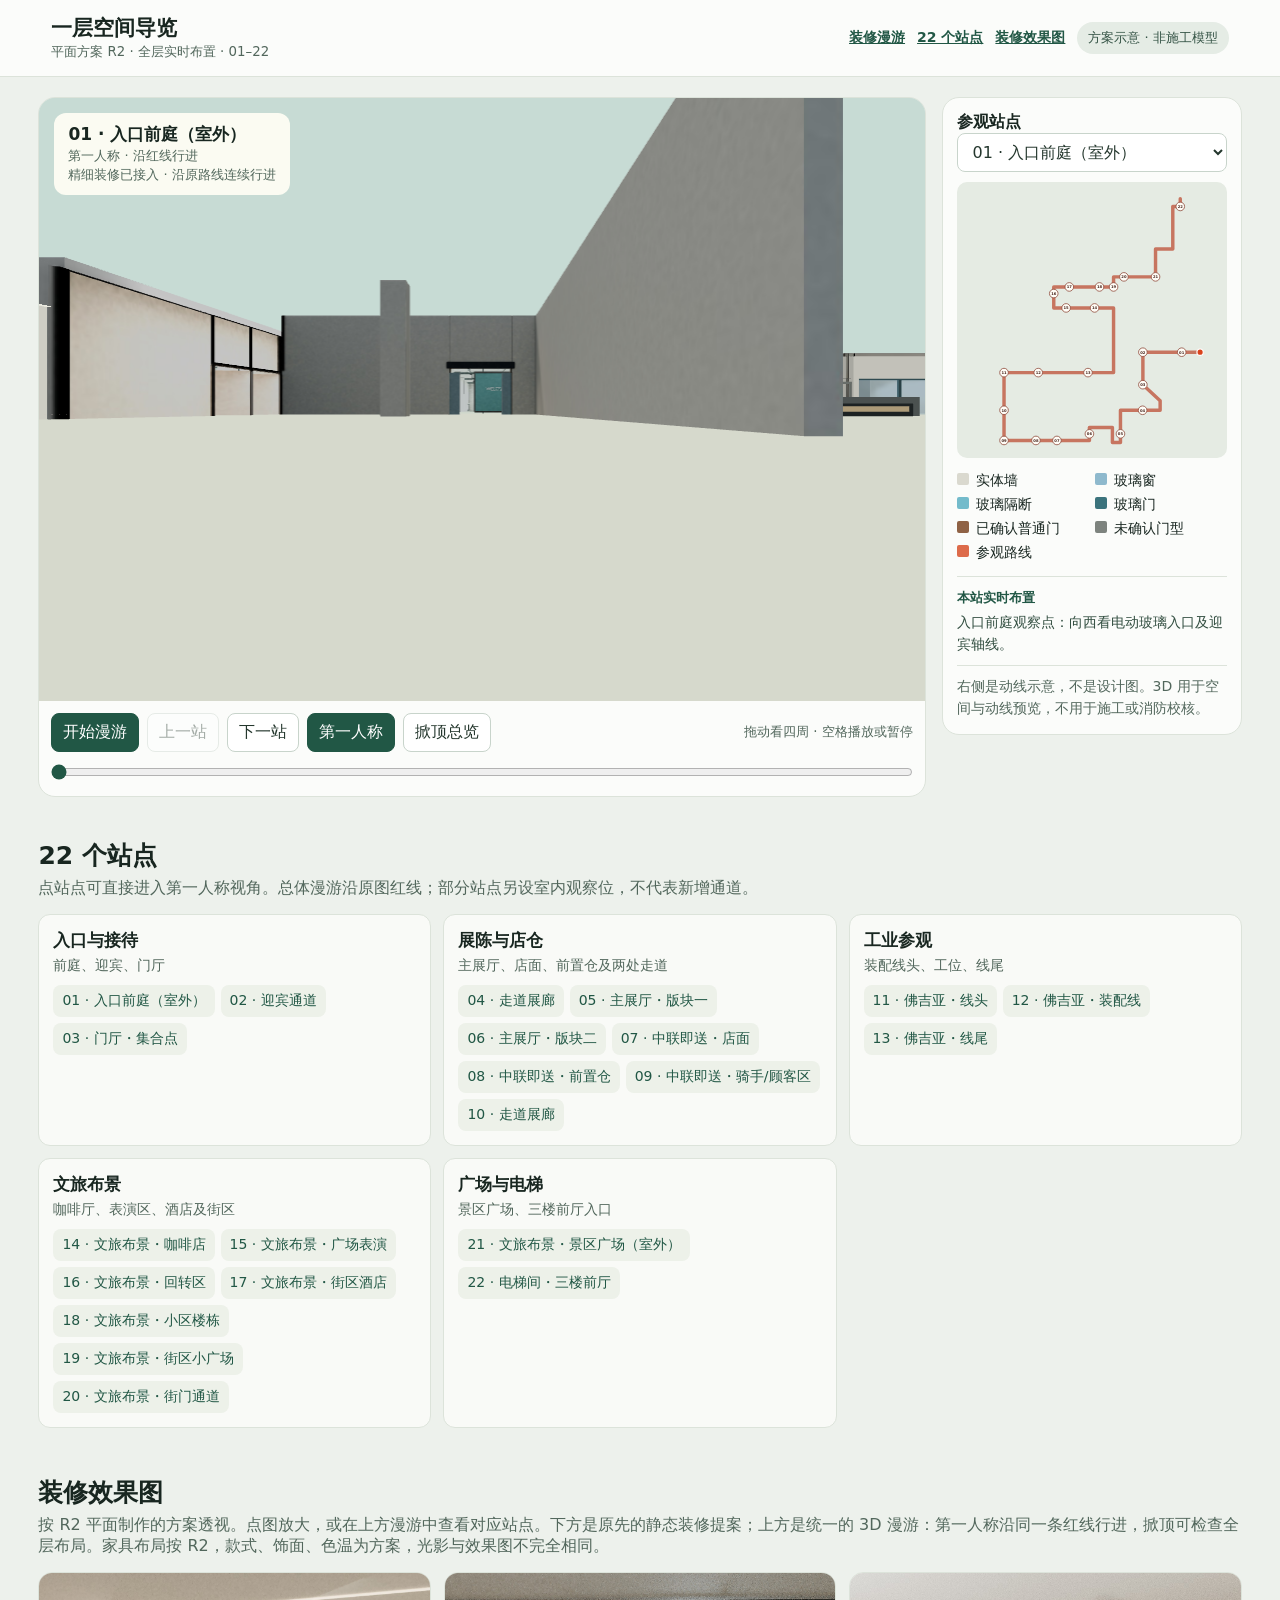
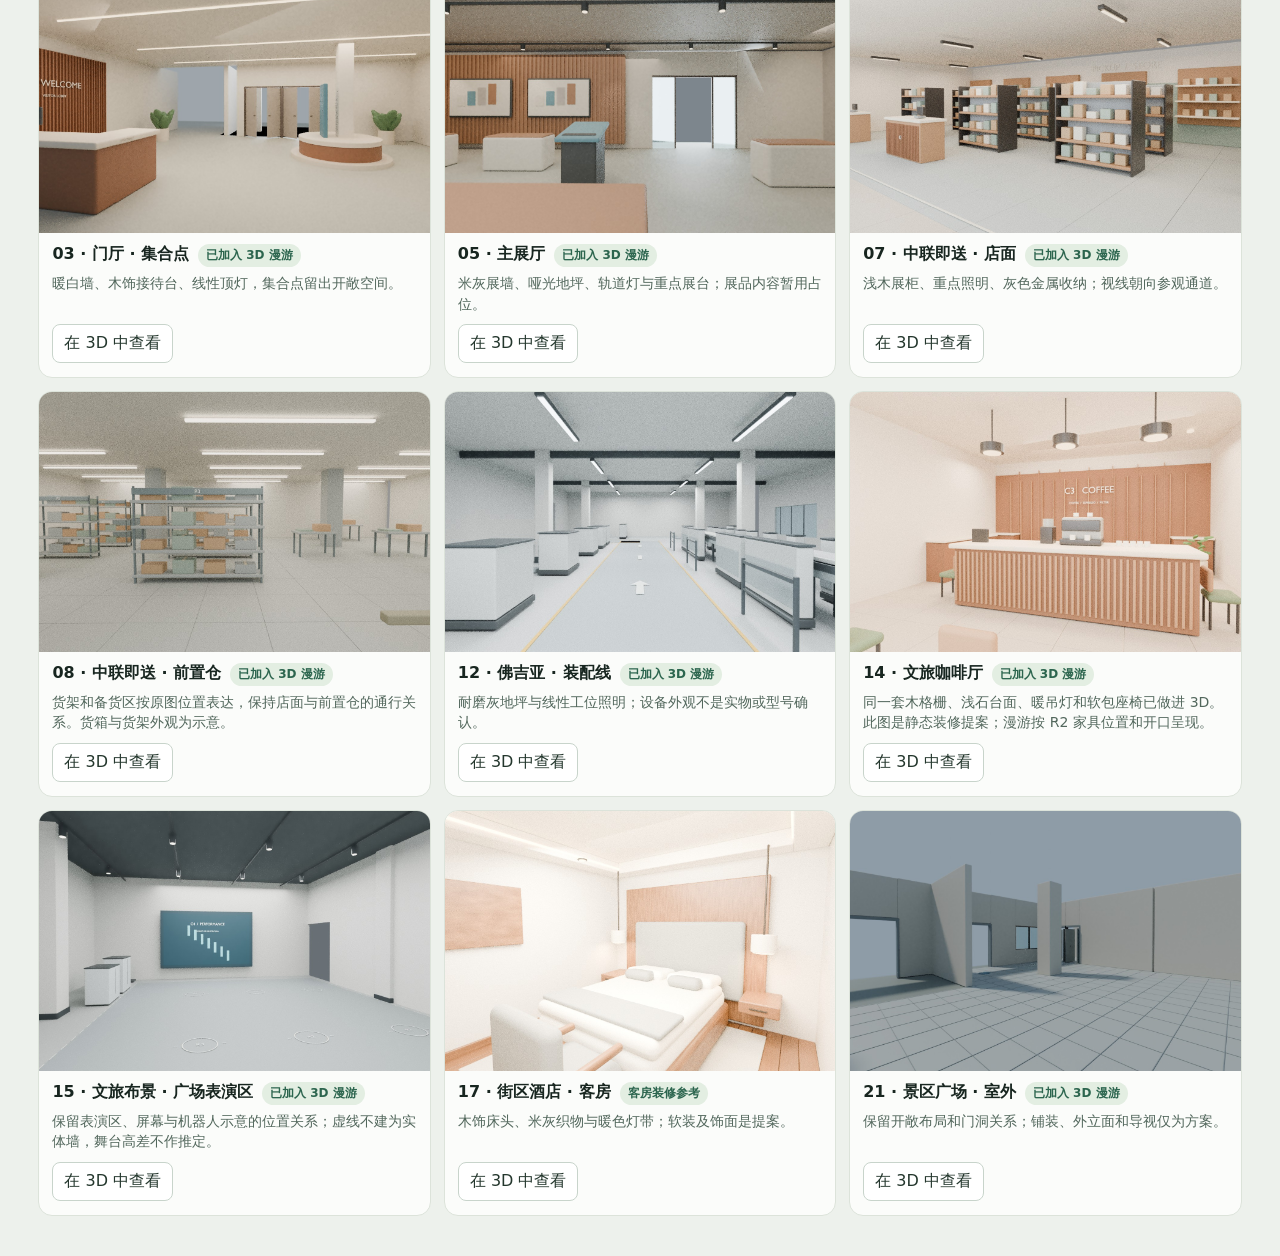
<file: index.html>
<!doctype html><html lang="zh-CN"><head><meta charset="utf-8"><meta name="viewport" content="width=device-width,initial-scale=1"><title>一层空间 · 3D 动线导览</title><style>
:root{font-family:system-ui,"Microsoft YaHei",sans-serif;color:#182620;background:#edf1ec;--green:#215745;--line:#dce3da}*{box-sizing:border-box}body{margin:0}header{min-height:72px;padding:14px 4vw;display:flex;align-items:center;justify-content:space-between;background:#fbfcfa;border-bottom:1px solid var(--line);gap:12px}header a{color:inherit} .headlinks{display:flex;align-items:center;gap:12px} .headlinks a{font-weight:650;font-size:14px;color:var(--green);white-space:nowrap}header strong{font-size:21px}small{display:block;color:#52675c;line-height:1.5}main{max-width:1650px;margin:auto;padding:20px 3vw;display:grid;grid-template-columns:minmax(0,1fr) 300px;gap:16px}.stage,aside{background:#fbfcfa;border:1px solid var(--line);border-radius:17px;overflow:hidden}.scene{position:relative;height:clamp(360px,67vh,720px);background:#cbded9}canvas{width:100%;height:100%;display:block;touch-action:none;cursor:grab}canvas:active{cursor:grabbing}.hud{pointer-events:none;position:absolute;top:15px;left:15px;background:#fffef5eb;border-radius:12px;padding:10px 14px}.hud b{font-size:17px}.hud small{font-size:13px}.controls{display:flex;align-items:center;gap:8px;flex-wrap:wrap;padding:12px}button,select{font:inherit;color:#24372d;background:white;border:1px solid #c8d4cb;padding:8px 11px;border-radius:8px;cursor:pointer}button[aria-pressed=true],#play{background:var(--green);border-color:var(--green);color:white}button:disabled{opacity:.4;cursor:default}input{width:100%;accent-color:var(--green)}aside{padding:14px;align-self:start}.map{position:relative;height:276px;background:#e5ebe3;border-radius:10px;overflow:hidden;margin:10px 0 14px}.map img{width:100%;height:100%;object-fit:contain}.map svg{height:100%;width:100%;position:absolute;inset:0;pointer-events:none}select{width:100%}.legend{display:grid;grid-template-columns:1fr 1fr;gap:6px;font-size:14px;margin:14px 0}.legend span:before{content:"";background:var(--c);width:12px;height:12px;display:inline-block;margin-right:7px;border-radius:2px}.audit{margin-top:13px;border-top:1px solid var(--line);padding-top:12px}.audit h2{font-size:16px;margin:0 0 7px}.audit p{font-size:14px;line-height:1.55;color:#324e40;margin:5px 0 10px}.audit b{display:block;color:var(--green);font-size:13px}.audit .status{color:#6c4424;background:#fbf1e4;border-radius:8px;padding:9px;margin-top:8px}.audit a{display:block;color:var(--green);font-size:14px;font-weight:600;margin:9px 0}.audit img{display:block;width:100%;border:1px solid var(--line);border-radius:8px;background:#eee}.audit summary{cursor:pointer;color:var(--green);font-weight:600;font-size:14px;margin-bottom:8px}.help{font-size:14px;color:#52675c;line-height:1.55;border-top:1px solid var(--line);padding-top:10px}.warn{display:none;position:absolute;inset:42% 10px auto;text-align:center;background:white;padding:13px;z-index:3}.kbd{margin-left:auto}.stage input{margin:0}.progress{padding:0 12px 12px}.badge{background:#e5ece5;color:#355446;border-radius:999px;padding:7px 11px;white-space:nowrap;font-size:13px}@media(max-width:800px){main{grid-template-columns:1fr;padding:10px}.scene{height:53vh;min-height:330px}.kbd{display:none}.map{height:220px}header strong{font-size:18px}.headlinks{gap:6px;align-items:flex-end;flex-direction:column}}
.finish-gallery{max-width:1650px;margin:0 auto;padding:8px 3vw 40px;scroll-margin-top:10px}.finish-gallery h2{margin:0 0 6px;font-size:25px}.finish-gallery>p{margin:0 0 15px;color:#52675c}.finish-grid{display:grid;grid-template-columns:repeat(3,minmax(0,1fr));gap:13px}.finish-card{margin:0;background:#fbfcfa;border:1px solid var(--line);border-radius:14px;overflow:hidden}.finish-card img{display:block;width:100%;aspect-ratio:1.5;object-fit:cover;background:#dedbd2}.finish-card figcaption{padding:11px 13px 14px}.finish-card .source{display:inline-flex;align-items:center;padding:8px 6px;color:var(--green);margin-left:6px;font-size:14px}.finish-card .fresh{display:inline-block;border-radius:999px;background:#e3eee2;color:#2c654e;font-size:12px;font-weight:600;margin-left:9px;padding:3px 8px}.finish-card b{display:block;font-size:16px}.finish-card p{min-height:2.9em;font-size:14px;line-height:1.45;margin:6px 0 10px;color:#52675c}#localFinish{margin-top:10px;border-top:1px solid var(--line);padding-top:9px}#localFinish a{margin:4px 0}#localFinish img{aspect-ratio:1.5;object-fit:cover}@media(max-width:800px){.finish-grid{grid-template-columns:repeat(2,minmax(0,1fr))}}@media(max-width:470px){.finish-grid{grid-template-columns:1fr}}
.cafe-nav{display:flex;flex-wrap:wrap;align-items:center;gap:.45rem;padding:.64rem .84rem;border-top:1px solid #e6e7de;background:#f6eee4;color:#5b4435}.cafe-nav[hidden]{display:none}.cafe-nav strong{font-size:.875rem;margin-right:.13rem}.cafe-nav button{border-color:#d6bb9d;background:#fff9ef;color:#5b4435}.cafe-nav button[aria-pressed=true]{background:#76563d;color:white;border-color:#76563d}.cafe-nav button:focus-visible{outline:2px solid #81633f;outline-offset:2px}.station-index{padding-top:22px}.station-grid{display:grid;grid-template-columns:repeat(3,minmax(0,1fr));gap:12px}.station-group{background:#f9faf7;border:1px solid var(--line);border-radius:12px;padding:14px}.station-group h3{margin:0;font-size:17px}.station-group p{margin:5px 0 10px;color:#52675c;font-size:14px}.station-choices{display:flex;flex-wrap:wrap;gap:6px}.station-choices a{color:var(--green);background:#edf1e9;border-radius:8px;text-decoration:none;padding:7px 9px;font-size:14px}.station-choices a:hover,.station-choices a:focus-visible{background:#dceae0}.headlinks{flex-wrap:wrap;justify-content:flex-end}@media(max-width:800px){.station-grid{grid-template-columns:repeat(2,minmax(0,1fr))}}@media(max-width:480px){.station-grid{grid-template-columns:1fr}.headlinks .badge{display:none}}.pilot-link{display:inline-flex;font-weight:650;padding:.5rem .65rem;margin:.25rem 0;background:#e4efe4;border-radius:.45rem;color:#215745}.pilot-link[hidden]{display:none}</style></head><body><header><div><strong>一层空间导览</strong><small>平面方案 R2 · 全层实时布置 · 01–22</small></div><div class="headlinks"><a href="#tourScene" id="fullRoam">装修漫游</a><a href="#stationIndex">22 个站点</a><a href="#finishGallery">装修效果图</a><span class="badge">方案示意 · 非施工模型</span></div></header>
<main><section class="stage" id="tourScene" aria-label="3D 场景"><div class="scene"><canvas id="view" aria-label="可拖动视角的三维场景"></canvas><div class="hud"><b id="now"></b><small id="modeTip"></small><small id="detailHint"></small></div><div class="warn" id="warn">当前浏览器无法启动 WebGL，仍可在右侧查看平面路线。</div></div><div class="controls"><button id="play">开始漫游</button><button id="prev">上一站</button><button id="next">下一站</button><button id="walk" aria-pressed="true">第一人称</button><button id="orbit" aria-pressed="false">掀顶总览</button><small class="kbd">拖动看四周 · 空格播放或暂停</small></div><div id="cafeControl" class="cafe-nav" aria-label="咖啡厅室内漫游" hidden><strong>咖啡厅室内</strong></div><div class="progress"><input id="scrub" aria-label="漫游进度" type="range" min="0" max="1000" value="0"></div></section>
<aside><b>参观站点</b><select id="jump" aria-label="选择参观站点"></select><div class="map"><svg id="routeMap" viewBox="0 270 830 960" preserveAspectRatio="xMidYMid meet" role="img" aria-label="参观路线示意，不含原图"><title>参观路线示意</title><g id="routeMarks"></g><circle id="dot" r="11" fill="#da431c" stroke="white" stroke-width="4"/></svg></div><div class="legend"><span style="--c:#dad9cf">实体墙</span><span style="--c:#8eb9cd">玻璃窗</span><span style="--c:#73bbcb">玻璃隔断</span><span style="--c:#3b737c">玻璃门</span><span style="--c:#8f6245">已确认普通门</span><span style="--c:#7d837e">未确认门型</span><span style="--c:#dd6b4a">参观路线</span></div><section class="audit" aria-label="本站实时布置"><b>本站实时布置</b><p id="finishNote"></p></section><div class="help">右侧是动线示意，不是设计图。3D 用于空间与动线预览，不用于施工或消防校核。</div></aside></main><section id="stationIndex" class="finish-gallery station-index" aria-labelledby="stationTitle"><h2 id="stationTitle">22 个站点</h2><p>点站点可直接进入第一人称视角。总体漫游沿原图红线；部分站点另设室内观察位，不代表新增通道。</p><div id="stationGrid" class="station-grid"></div></section><section id="finishGallery"  class="finish-gallery" aria-labelledby="finishTitle"><h2 id="finishTitle">装修效果图</h2><p>按 R2 平面制作的方案透视。点图放大，或在上方漫游中查看对应站点。下方是原先的静态装修提案；上方是统一的 3D 漫游：第一人称沿同一条红线行进，掀顶可检查全层布局。家具布局按 R2，款式、饰面、色温为方案，光影与效果图不完全相同。</p><div id="finishGrid" class="finish-grid"></div></section><script type="module" src="tour.mjs?v=r2-public-20261119-gallery"></script></body></html>
</file>
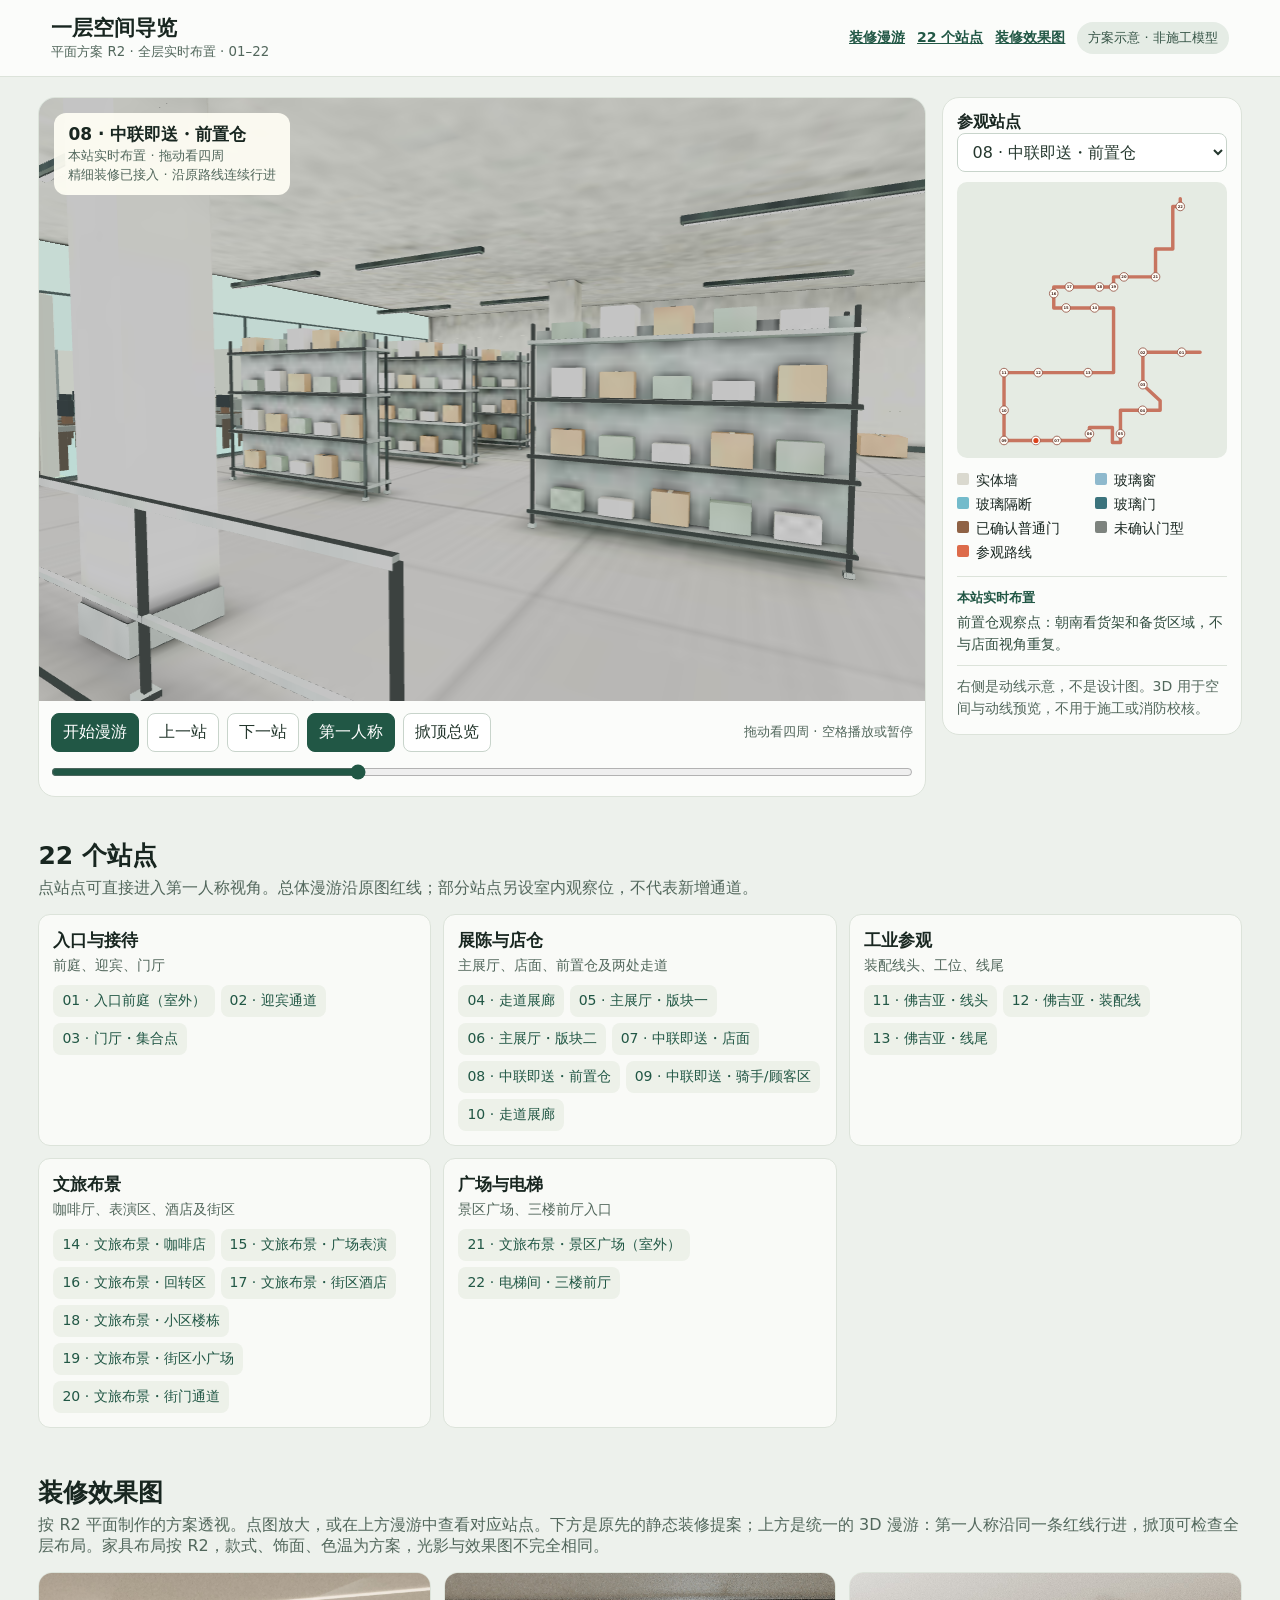
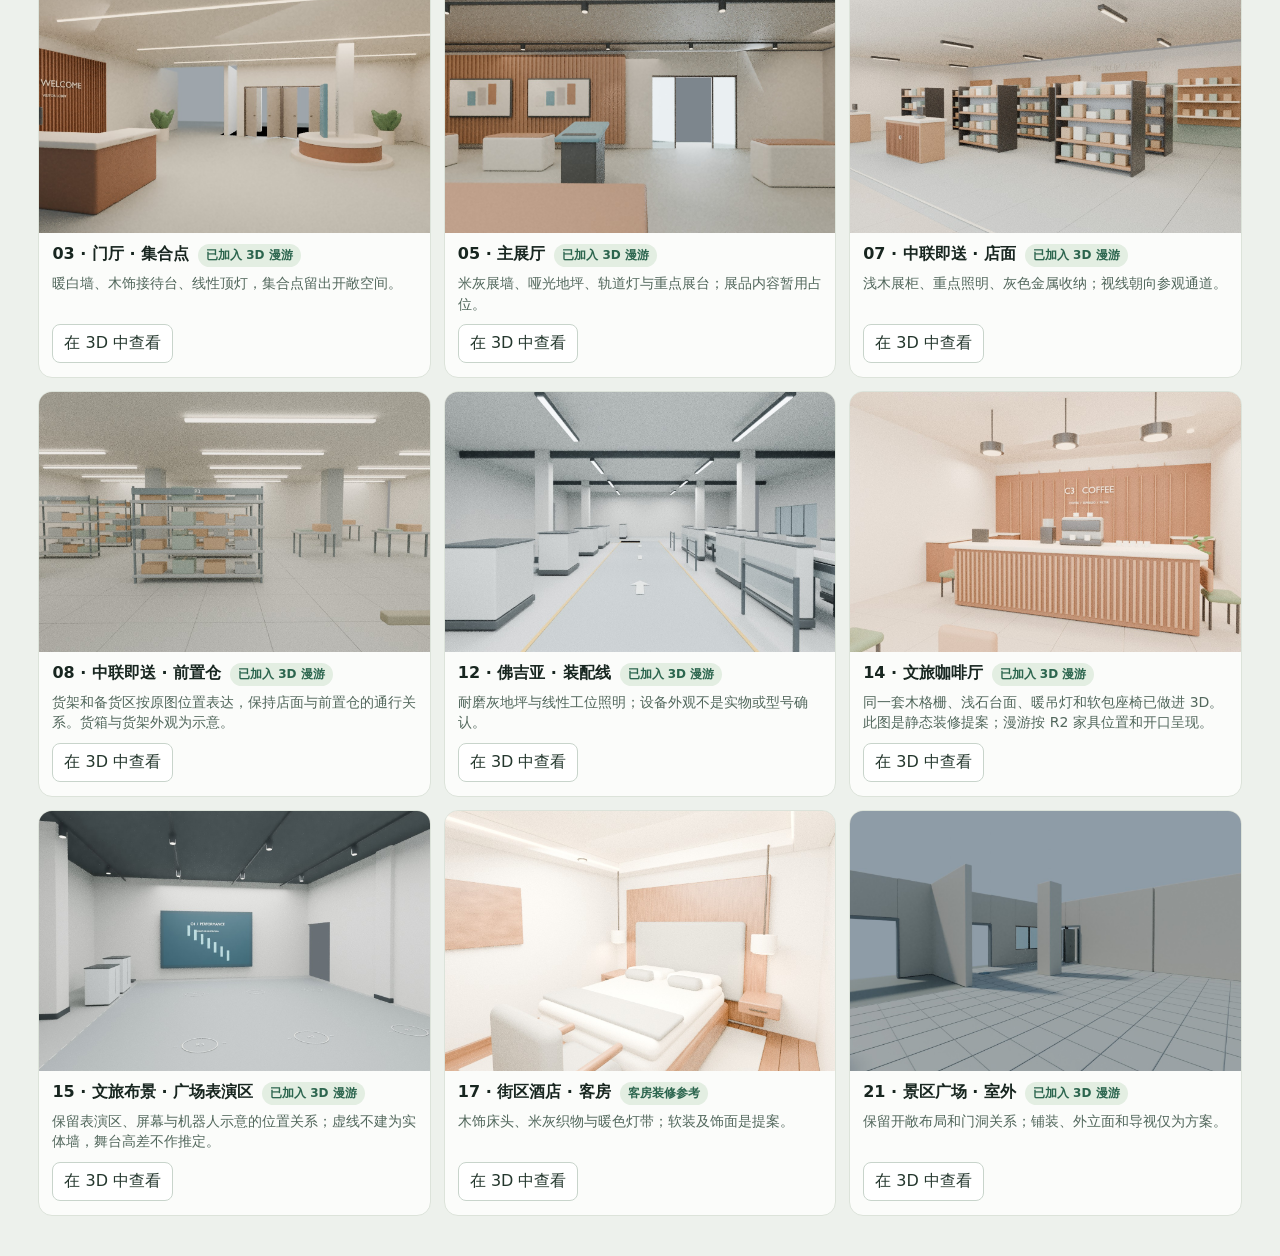
<file: 08-detailed.html>
<!doctype html><html lang="zh-CN"><head><meta charset="utf-8"><meta name="viewport" content="width=device-width, initial-scale=1"><meta http-equiv="refresh" content="0;url=./?station=8"><title>正在打开一层空间导览</title></head><body><p><a href="./?station=8">打开第 08 站的 3D 漫游</a></p></body></html>
</file>
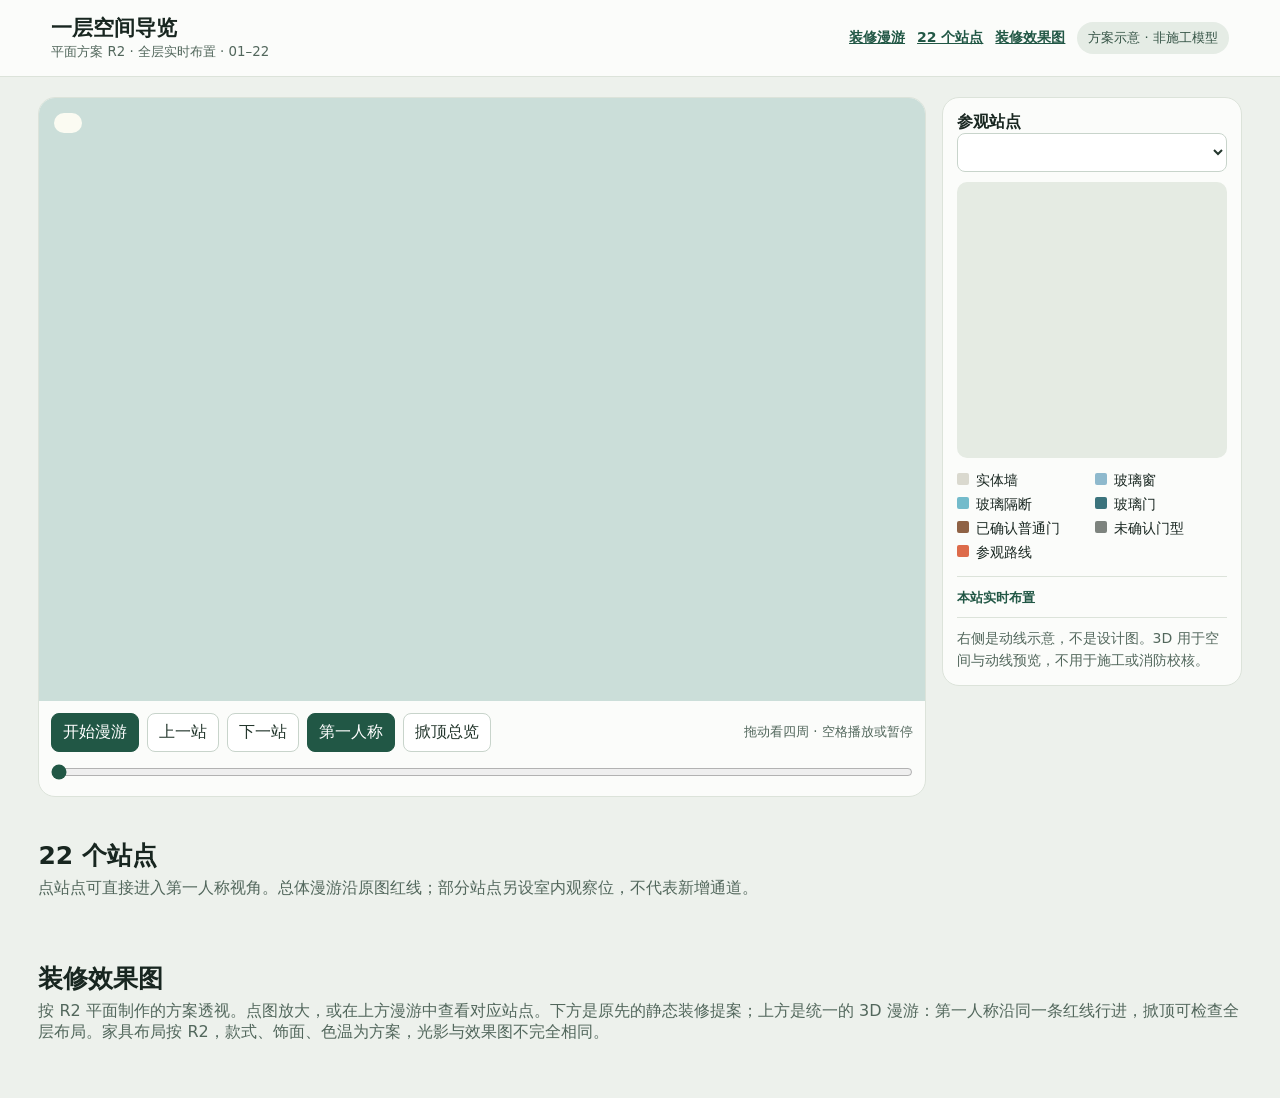
<file: 14-detailed.html>
<!doctype html><html lang="zh-CN"><head><meta charset="utf-8"><meta name="viewport" content="width=device-width, initial-scale=1"><meta http-equiv="refresh" content="0;url=./?station=14"><title>正在打开一层空间导览</title></head><body><p><a href="./?station=14">打开第 14 站的 3D 漫游</a></p></body></html>
</file>
